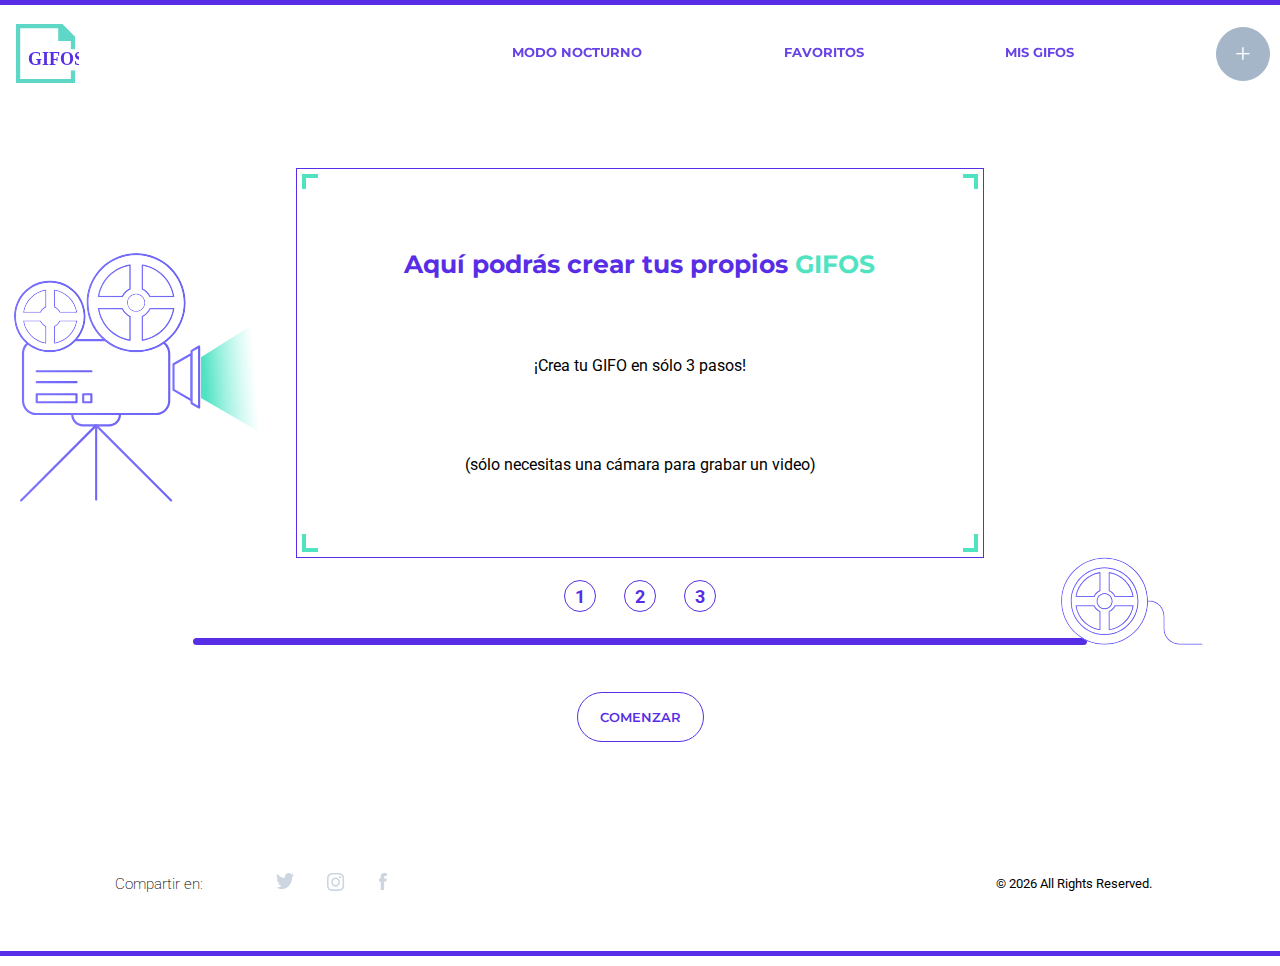
<file: crear_gifo.html>
<!DOCTYPE html>
<html lang="en">

<head>
    <meta charset="UTF-8">
    <meta name="viewport" content="width=device-width, initial-scale=1.0">
    <link rel="stylesheet" href="styles/css/crear_gifo.css">
    <title>Crea tus GiFOS</title>
</head>

<body id="body" onresize="cambioDesktop()">
    <header>
        <div class="bar"></div>
        <nav>
            <a class="link-home" href="index.html">
                <img id="home_logo" class="logo" src="assets/logo-desktop.svg" alt="Logo GIFOS">
            </a>
            <label>
                <img id="menu_ham" class="menu-burguer" src="assets/burger.svg" alt="Menú hamburguesa">
            </label>
            <ul id="menu" class="menu">
                <li><a class="item-menu" id="modo_nocturno" href="">Modo Nocturno</a></li>
                <li class="span-li"><span></span></li>
                <li><a class="item-menu" id="favoritos" href="favoritos.html">Favoritos</a></li>
                <li class="span-li"><span></span></li>
                <li><a class="item-menu" id="mis_gifos" href="misgifos.html">Mis GIFOS</a></li>
            </ul>
        </nav>
    </header>
    <main>
        <section class="display-section">
            <div class="camera-container">
                <div class="cintas-container">
                    <img id="cinta-animada1" src="assets/element_cinta1.svg" alt="Cinta 1">
                    <img id="cinta-animada2" src="assets/element_cinta2.svg" alt="Cinta 2">
                </div>
                <div class="camara-luz-container">
                    <div class="camera">
                        <img id="camara_img" src="assets/element-camara.svg" alt="Camara">
                    </div>
                    <div class="luz">
                        <img id="luz-animada" src="assets/element-luz-camara.svg" alt="Luz">
                    </div>
                </div>
            </div>
            <div class="number-container">
                <div class="video-container">
                    <div class="load-overlay">
                        <img src="assets/loader.svg" alt="Loader">
                        <h3>Estamos subiendo tu GIFO</h3>
                    </div>
                    <div class="checkload-overlay">
                        <div class="btn-load-container">
                            <button><img src="assets/icon-download.svg" alt="Download"></button>
                            <button><img src="assets/icon-link.svg" alt="Link"></button>
                        </div>
                        <img src="assets/check.svg" alt="Check">
                        <h3>GIFO subido con exito</h3>
                    </div>
                    <video id="video_gif" class="gif-recorder" src="#"></video>
                    <div class="create-gifo-container">
                        <div class="text-gifo-container active">
                            <h2>Aquí podrás crear tus propios <span>GIFOS</span></h2>
                            <p>¡Crea tu GIFO en sólo 3 pasos!</p>
                            <p>(sólo necesitas una cámara para grabar un video)</p>
                        </div>
                        <div class="text-gifo-container">
                            <h2>¿Nos das acceso a tu cámara?</h2>
                            <p>El acceso a tu cámara será válido sólo por el tiempo en el que estés creando el GIFO</p>
                        </div>
                    </div>
                </div>
                <div class="icon-numbers">
                    <h4 class="button-number">1</h4>
                    <h4 class="button-number">2</h4>
                    <h4 class="button-number">3</h4>
                    <h4 id="timer"></h4>
                    <h4 id="repeatGif">REPETIR CAPTURA</h4>
                </div>
                <div class="bottom-bar"></div>
            </div>
            <div class="cinta-container">
                <img id="rollo_pelicula" src="assets/pelicula.svg" alt="Pelicula">
            </div>
        </section>
        <section class="control-section">
            <button id="camera-iniciar">COMENZAR</button>
            <button id="camera-grabar">GRABAR</button>
            <button id="camera-finalizar">FINALIZAR</button>
            <button id="gif-upload">SUBIR GIFO</button>
        </section>
    </main>
    <footer>
        <section class="footer-container">
            <div class="share-container">
                <h3>Compartir en:</h3>
                <div class="icon-container">
                    <a href=""><img id="icon_tw" src="assets/icon-twitter.svg" alt="Twitter"></a>
                    <a href=""><img id="icon_in" src="assets/icon_instagram.svg" alt="Instagram"></a>
                    <a href=""><img id="icon_fb" src="assets/icon_facebook.svg" alt="Facebook"></a>
                </div>
            </div>
            <p id="copyright"></p>
        </section>
        <div class="bar"></div>
    </footer>
    <script src="https://www.WebRTC-Experiment.com/RecordRTC.js"></script>
    <script src="js/darkmode-app.js"></script>
    <script src="js/menu.js"></script>
    <script src="js/crear-gifo.js"></script>
    <script src="js/copyright-date.js"></script>
    <script src="js/footer.js"></script>

</body>

</html>
</file>
<file: styles/css/crear_gifo.css>
@import url("https://fonts.googleapis.com/css2?family=Roboto:wght@400;500;700;900&display=swap");
@import url("https://fonts.googleapis.com/css2?family=Montserrat:wght@300;400;500;600;700&display=swap");
* {
  margin: 0;
  padding: 0;
  -webkit-box-sizing: border-box;
          box-sizing: border-box;
}

.no-scroll {
  overflow: hidden;
}

/** NAVBAR **/
nav {
  display: -webkit-box;
  display: -ms-flexbox;
  display: flex;
  -webkit-box-pack: justify;
      -ms-flex-pack: justify;
          justify-content: space-between;
}

nav label {
  padding: 1em;
}

.menu-burguer {
  margin-top: 1.5em;
  margin-right: 1em;
  cursor: pointer;
}

.link-home {
  display: block;
  margin-left: 1em;
  margin-top: 1.2em;
}

.menu {
  display: none;
  position: fixed;
  z-index: 100;
  -webkit-box-orient: vertical;
  -webkit-box-direction: normal;
      -ms-flex-direction: column;
          flex-direction: column;
  width: 100%;
  height: 135vh;
  overflow: hidden;
  opacity: 90%;
  margin-top: 5em;
  padding-top: 2em;
  background-color: #572EE5;
}

body.dark .menu {
  background-color: #222326;
}

.menu li {
  list-style: none;
  text-align: center;
  width: 100%;
  height: 2em;
}

.menu li .item-menu {
  text-decoration: none;
  font-family: "Montserrat", sans-serif;
  color: #ffffff;
  font-size: 15px;
  font-weight: bold;
  line-height: 30px;
  display: block;
  -webkit-transition: 0.5s ease all;
  transition: 0.5s ease all;
}

.menu li .disabled {
  color: #9CAFC3;
  cursor: default;
}

.menu li span {
  border: 1px solid #ffffff;
  height: 0;
  width: 2.5em;
  display: block;
  margin-left: auto;
  margin-right: auto;
  margin-top: 1em;
  opacity: 0.5;
}

.bar {
  height: 5px;
  background-color: #572EE5;
  width: 100%;
  display: block;
}

@media (min-width: 650px) {
  .menu-burguer {
    display: none;
  }
  .menu {
    margin: 0;
    display: -webkit-box;
    display: -ms-flexbox;
    display: flex;
    -webkit-box-orient: horizontal;
    -webkit-box-direction: normal;
        -ms-flex-direction: row;
            flex-direction: row;
    position: relative;
    background-color: #ffffff;
    width: 60%;
    height: 50%;
    -webkit-box-sizing: border-box;
            box-sizing: border-box;
    z-index: 0;
    overflow: visible;
    -webkit-box-pack: justify;
        -ms-flex-pack: justify;
            justify-content: space-between;
  }
  body.dark .menu {
    background-color: #37383C;
  }
  .menu li {
    width: auto;
  }
  .menu li .item-menu {
    color: #572EE5;
    font-size: 13px;
    letter-spacing: 0;
    font-weight: 700;
    width: auto;
    height: 24px;
  }
  body.dark .menu li .item-menu {
    color: #ffffff;
  }
  .menu li .item-menu:hover {
    border-bottom: 3px solid #50E3C2;
  }
  .menu li .item-menu:active {
    color: #9CAFC3;
    border: none;
  }
  .menu li .disabled {
    color: #9CAFC3;
  }
  .menu li .disabled:hover {
    border-bottom: none;
  }
  .menu li .disabled:active {
    color: #572EE5;
  }
  .menu li .item-crear-gifo {
    text-decoration: none;
    display: -webkit-box;
    display: -ms-flexbox;
    display: flex;
    -webkit-box-pack: center;
        -ms-flex-pack: center;
            justify-content: center;
    -webkit-box-align: center;
        -ms-flex-align: center;
            align-items: center;
    height: 54px;
    width: 54px;
    border: 1px solid #572EE5;
    border-radius: 54px;
    margin-top: -10px;
    margin-right: 10px;
    text-align: center;
    font-size: 28px;
    font-weight: 300;
    line-height: 38px;
    color: #572EE5;
    -webkit-transition: 0.5s ease color;
    transition: 0.5s ease color;
  }
  body.dark .menu li .item-crear-gifo {
    border: 1px solid #ffffff;
    color: #ffffff;
  }
  .menu li .item-crear-gifo:hover {
    background-color: #572EE5;
    color: #ffffff;
  }
  body.dark .menu li .item-crear-gifo:hover {
    background-color: #ffffff;
    color: #572EE5;
  }
  .menu li .item-crear-gifo:active {
    background-color: #9CAFC3;
    border: 1px solid #9CAFC3;
  }
  .menu li .disabled-crear {
    background-color: #9CAFC3;
    border: 1px solid #9CAFC3;
    color: #ffffff;
  }
  .menu li .disabled-crear:hover {
    background-color: #9CAFC3;
    border: 1px solid #9CAFC3;
    color: #ffffff;
    cursor: default;
  }
  .menu li .disabled-crear:active {
    background-color: #9CAFC3;
    border: 1px solid #9CAFC3;
    color: #ffffff;
  }
  .menu .span-li {
    display: none;
  }
}

/** FOOTER **/
footer {
  display: block;
  width: 100%;
  height: 150px;
}

footer .footer-container {
  display: -webkit-box;
  display: -ms-flexbox;
  display: flex;
  -webkit-box-orient: vertical;
  -webkit-box-direction: normal;
      -ms-flex-direction: column;
          flex-direction: column;
  -ms-flex-pack: distribute;
      justify-content: space-around;
  -webkit-box-align: center;
      -ms-flex-align: center;
          align-items: center;
  width: 100%;
  height: 90%;
}

footer .footer-container .share-container {
  display: -webkit-box;
  display: -ms-flexbox;
  display: flex;
  -webkit-box-orient: vertical;
  -webkit-box-direction: normal;
      -ms-flex-direction: column;
          flex-direction: column;
  -webkit-box-pack: justify;
      -ms-flex-pack: justify;
          justify-content: space-between;
  -webkit-box-align: center;
      -ms-flex-align: center;
          align-items: center;
  width: 60%;
  height: 50%;
}

footer .footer-container .share-container h3 {
  font-family: "Roboto", sans-serif;
  font-size: 15px;
  color: #000000;
  letter-spacing: 0;
  font-weight: 200;
  text-align: center;
}

body.dark footer .footer-container .share-container h3 {
  color: #ffffff;
}

footer .footer-container .share-container .icon-container {
  display: -webkit-box;
  display: -ms-flexbox;
  display: flex;
  width: 50%;
  -ms-flex-pack: distribute;
      justify-content: space-around;
}

footer .footer-container p {
  font-family: "Roboto", sans-serif;
  font-size: 15px;
  color: #000000;
  letter-spacing: 0;
}

body.dark footer .footer-container p {
  color: #ffffff;
}

@media (min-width: 600px) {
  footer .footer-container {
    -webkit-box-orient: horizontal;
    -webkit-box-direction: normal;
        -ms-flex-direction: row;
            flex-direction: row;
    -webkit-box-pack: justify;
        -ms-flex-pack: justify;
            justify-content: space-between;
    width: 90%;
  }
  footer .footer-container .share-container {
    -webkit-box-orient: horizontal;
    -webkit-box-direction: normal;
        -ms-flex-direction: row;
            flex-direction: row;
    width: 25%;
    margin-left: 10%;
  }
  footer .footer-container p {
    font-size: 13px;
  }
}

/** CAMARA-SECTION **/
.display-section {
  margin-top: 5em;
  display: -ms-grid;
  display: grid;
  width: 100%;
  height: 450px;
  -ms-grid-columns: 1fr 2fr 1fr;
      grid-template-columns: 1fr 2fr 1fr;
  -ms-grid-rows: 1fr;
      grid-template-rows: 1fr;
}

.display-section .camera-container {
  -ms-grid-column: 1;
      grid-column-start: 1;
  grid-column-end: 2;
  display: -webkit-box;
  display: -ms-flexbox;
  display: flex;
  -webkit-box-orient: vertical;
  -webkit-box-direction: normal;
      -ms-flex-direction: column;
          flex-direction: column;
  -webkit-box-align: center;
      -ms-flex-align: center;
          align-items: center;
  -webkit-box-pack: center;
      -ms-flex-pack: center;
          justify-content: center;
  height: 100%;
}

.display-section .camera-container .cintas-container {
  width: 100%;
  display: -webkit-box;
  display: -ms-flexbox;
  display: flex;
  -webkit-box-pack: center;
      -ms-flex-pack: center;
          justify-content: center;
  -webkit-box-align: baseline;
      -ms-flex-align: baseline;
          align-items: baseline;
  position: absolute;
  margin-top: -15em;
  margin-left: -6em;
}

.display-section .camera-container .cintas-container .cinta-animada1 {
  -webkit-animation: rotation 2s infinite linear;
          animation: rotation 2s infinite linear;
}

.display-section .camera-container .cintas-container .cinta-animada2 {
  -webkit-animation: reverse-rotation 2s infinite linear;
          animation: reverse-rotation 2s infinite linear;
}

.display-section .camera-container .camara-luz-container {
  width: 100%;
  display: -webkit-box;
  display: -ms-flexbox;
  display: flex;
  -webkit-box-align: center;
      -ms-flex-align: center;
          align-items: center;
  -webkit-box-pack: center;
      -ms-flex-pack: center;
          justify-content: center;
}

.display-section .camera-container .camara-luz-container .camera {
  -ms-flex-item-align: end;
      align-self: flex-end;
}

.display-section .camera-container .camara-luz-container .luz {
  -ms-flex-item-align: start;
      align-self: flex-start;
}

.display-section .camera-container .camara-luz-container .luz img {
  margin-top: -1.5em;
}

.display-section .camera-container .camara-luz-container .luz .luz-animada {
  -webkit-animation: opacity-animation 0.1s infinite linear;
          animation: opacity-animation 0.1s infinite linear;
}

.display-section .number-container {
  -ms-grid-column: 2;
      grid-column-start: 2;
  grid-column-end: 3;
  width: 100%;
  height: 100%;
  display: -webkit-box;
  display: -ms-flexbox;
  display: flex;
  -webkit-box-orient: vertical;
  -webkit-box-direction: normal;
      -ms-flex-direction: column;
          flex-direction: column;
  -webkit-box-align: center;
      -ms-flex-align: center;
          align-items: center;
}

.display-section .number-container .video-container {
  display: -webkit-box;
  display: -ms-flexbox;
  display: flex;
  -webkit-box-orient: vertical;
  -webkit-box-direction: normal;
      -ms-flex-direction: column;
          flex-direction: column;
  -webkit-box-pack: center;
      -ms-flex-pack: center;
          justify-content: center;
  -webkit-box-align: center;
      -ms-flex-align: center;
          align-items: center;
  width: 688px;
  height: 390px;
  border: 1px solid #572EE5;
}

.display-section .number-container .video-container .load-overlay {
  display: none;
  height: 320px;
  width: 480px;
  background: rgba(87, 46, 229, 0.6);
  -webkit-box-orient: vertical;
  -webkit-box-direction: normal;
      -ms-flex-direction: column;
          flex-direction: column;
  -ms-flex-line-pack: center;
      align-content: center;
  -webkit-box-pack: center;
      -ms-flex-pack: center;
          justify-content: center;
  position: absolute;
  z-index: 100;
}

.display-section .number-container .video-container .load-overlay img {
  -webkit-animation: rotation 2s infinite linear;
          animation: rotation 2s infinite linear;
}

.display-section .number-container .video-container .load-overlay h3 {
  text-align: center;
  font-family: "Montserrat", sans-serif;
  color: #ffffff;
  font-size: 15px;
  font-weight: bold;
}

.display-section .number-container .video-container .checkload-overlay {
  display: none;
  height: 320px;
  width: 480px;
  background: rgba(87, 46, 229, 0.6);
  -webkit-box-orient: vertical;
  -webkit-box-direction: normal;
      -ms-flex-direction: column;
          flex-direction: column;
  -ms-flex-line-pack: center;
      align-content: center;
  -webkit-box-pack: center;
      -ms-flex-pack: center;
          justify-content: center;
  position: absolute;
  z-index: 100;
}

.display-section .number-container .video-container .checkload-overlay .btn-load-container {
  display: -webkit-box;
  display: -ms-flexbox;
  display: flex;
  -webkit-box-pack: end;
      -ms-flex-pack: end;
          justify-content: flex-end;
  -webkit-box-align: center;
      -ms-flex-align: center;
          align-items: center;
  margin-top: 1em;
  margin-right: 1em;
  position: absolute;
  top: 0;
  right: 0;
}

.display-section .number-container .video-container .checkload-overlay .btn-load-container button {
  height: 32px;
  width: 32px;
  border-radius: 6px;
  opacity: 0.7;
  border: none;
  margin: 5px;
  cursor: pointer;
  -webkit-transition: 0.5s ease opacity;
  transition: 0.5s ease opacity;
}

.display-section .number-container .video-container .checkload-overlay .btn-load-container button:hover {
  opacity: 1;
}

.display-section .number-container .video-container .checkload-overlay h3 {
  text-align: center;
  font-family: "Montserrat", sans-serif;
  color: #ffffff;
  font-size: 15px;
  font-weight: bold;
}

.display-section .number-container .video-container .gif.recorder {
  -webkit-box-sizing: border-box;
          box-sizing: border-box;
  display: block;
  width: 100%;
  height: 100%;
}

.display-section .number-container .video-container .create-gifo-container {
  margin-top: -9.4em;
  height: 370px;
  width: 668px;
  position: relative;
  -webkit-box-shadow: 0 0 0 4px #ffffff inset;
          box-shadow: 0 0 0 4px #ffffff inset;
  background-color: #ffffff;
}

body.dark .display-section .number-container .video-container .create-gifo-container {
  -webkit-box-shadow: 0 0 0 4px #37383C inset;
          box-shadow: 0 0 0 4px #37383C inset;
  background-color: #37383C;
}

.display-section .number-container .video-container .create-gifo-container::after {
  content: "";
  height: 378px;
  width: 676px;
  position: absolute;
  top: -4px;
  left: -4px;
  z-index: -1;
  background-image: linear-gradient(to left, transparent 15px, white 15px, white 660px, transparent 660px), linear-gradient(#50E3C2 15px, transparent 15px, transparent 360px, #50E3C2 360px);
}

body.dark .display-section .number-container .video-container .create-gifo-container::after {
  background-image: linear-gradient(to left, transparent 15px, #37383C 15px, #37383C 660px, transparent 660px), linear-gradient(#50E3C2 15px, transparent 15px, transparent 360px, #50E3C2 360px);
}

.display-section .number-container .video-container .create-gifo-container .text-gifo-container {
  display: none;
  height: 100%;
  -webkit-box-orient: vertical;
  -webkit-box-direction: normal;
      -ms-flex-direction: column;
          flex-direction: column;
  -webkit-box-align: center;
      -ms-flex-align: center;
          align-items: center;
  -webkit-box-pack: space-evenly;
      -ms-flex-pack: space-evenly;
          justify-content: space-evenly;
}

.display-section .number-container .video-container .create-gifo-container .text-gifo-container h2 {
  width: 85%;
  font-family: "Montserrat", sans-serif;
  color: #572EE5;
  text-align: center;
  font-size: 25px;
  line-height: 35px;
  font-weight: bold;
}

body.dark .display-section .number-container .video-container .create-gifo-container .text-gifo-container h2 {
  color: #ffffff;
}

.display-section .number-container .video-container .create-gifo-container .text-gifo-container h2 span {
  color: #50E3C2;
}

.display-section .number-container .video-container .create-gifo-container .text-gifo-container p {
  font-family: "Roboto", sans-serif;
  font-size: 16px;
  text-align: center;
  line-height: 29px;
}

body.dark .display-section .number-container .video-container .create-gifo-container .text-gifo-container p {
  color: #ffffff;
}

.display-section .number-container .video-container .create-gifo-container .active {
  display: -webkit-box;
  display: -ms-flexbox;
  display: flex;
}

.display-section .number-container .video-container .no-visible {
  display: none;
  visibility: hidden;
}

.display-section .number-container .icon-numbers {
  height: 3em;
  display: -webkit-box;
  display: -ms-flexbox;
  display: flex;
  width: 30%;
  -webkit-box-align: center;
      -ms-flex-align: center;
          align-items: center;
  -webkit-box-pack: space-evenly;
      -ms-flex-pack: space-evenly;
          justify-content: space-evenly;
}

.display-section .number-container .icon-numbers .button-number {
  display: block;
  font-family: "Roboto", sans-serif;
  font-size: 18px;
  color: #572EE5;
  text-align: center;
  border: 1px solid #572EE5;
  height: 32px;
  width: 32px;
  border-radius: 32px;
  font-weight: medium;
  line-height: 32px;
  margin-top: 3.5em;
  margin-bottom: 2em;
}

body.dark .display-section .number-container .icon-numbers .button-number {
  border: 1px solid #ffffff;
  color: #ffffff;
}

.display-section .number-container .icon-numbers .button-act {
  background-color: #572EE5;
  color: #ffffff;
}

.display-section .number-container .icon-numbers #timer {
  display: none;
  font-family: "Roboto", sans-serif;
  color: #572EE5;
  font-size: 15px;
  letter-spacing: 0;
  text-align: center;
  line-height: 22px;
  -ms-flex-item-align: end;
      align-self: flex-end;
  position: absolute;
  right: 23em;
}

body.dark .display-section .number-container .icon-numbers #timer {
  color: #ffffff;
}

.display-section .number-container .icon-numbers #repeatGif {
  display: none;
  font-family: "Roboto", sans-serif;
  color: #572EE5;
  font-size: 15px;
  letter-spacing: 0;
  text-align: center;
  line-height: 22px;
  -ms-flex-item-align: end;
      align-self: flex-end;
  position: absolute;
  right: 23em;
  text-decoration: none;
  cursor: pointer;
}

body.dark .display-section .number-container .icon-numbers #repeatGif {
  color: #ffffff;
}

.display-section .number-container .icon-numbers #repeatGif:hover {
  border-bottom: 3px solid #50E3C2;
}

.display-section .number-container .icon-numbers #repeatGif:active {
  color: #9CAFC3;
  border: none;
}

.display-section .number-container .bottom-bar {
  margin: 2em;
  height: 7px;
  width: 130%;
  background-color: #572EE5;
  display: block;
  border-radius: 7px;
}

.display-section .cinta-container {
  display: -webkit-box;
  display: -ms-flexbox;
  display: flex;
  -webkit-box-pack: center;
      -ms-flex-pack: center;
          justify-content: center;
  -webkit-box-align: end;
      -ms-flex-align: end;
          align-items: flex-end;
}

.display-section .cinta-container img {
  position: relative;
  margin-bottom: 2em;
}

.display-section .cinta-container {
  -ms-grid-column: 3;
      grid-column-start: 3;
  grid-column-end: 4;
}

.control-section {
  display: -webkit-box;
  display: -ms-flexbox;
  display: flex;
  width: 100%;
  height: 22vh;
  -webkit-box-align: center;
      -ms-flex-align: center;
          align-items: center;
  -webkit-box-pack: center;
      -ms-flex-pack: center;
          justify-content: center;
}

.control-section button {
  display: block;
  height: 50px;
  width: 127px;
  border: 1px solid #572EE5;
  border-radius: 25px 25px;
  background-color: #ffffff;
  color: #572EE5;
  font-family: "Montserrat", sans-serif;
  font-size: 13px;
  letter-spacing: 0;
  text-align: center;
  font-weight: 600;
  -webkit-transition: 0.5s ease all;
  transition: 0.5s ease all;
  cursor: pointer;
}

body.dark .control-section button {
  background-color: #37383C;
  border: 1px solid #ffffff;
  color: #ffffff;
}

.control-section button:hover {
  background-color: #572EE5;
  color: #ffffff;
}

body.dark .control-section button:hover {
  border: 1px solid #572EE5;
  background-color: #ffffff;
  color: #572EE5;
}

.control-section #camera-grabar {
  display: none;
}

.control-section #camera-finalizar {
  display: none;
}

.control-section #gif-upload {
  display: none;
}

@-webkit-keyframes rotation {
  0% {
    -webkit-transform: rotate(0deg);
            transform: rotate(0deg);
  }
  100% {
    -webkit-transform: rotate(359deg);
            transform: rotate(359deg);
  }
}

@keyframes rotation {
  0% {
    -webkit-transform: rotate(0deg);
            transform: rotate(0deg);
  }
  100% {
    -webkit-transform: rotate(359deg);
            transform: rotate(359deg);
  }
}

@-webkit-keyframes reverse-rotation {
  0% {
    -webkit-transform: rotate(359deg);
            transform: rotate(359deg);
  }
  100% {
    -webkit-transform: rotate(0deg);
            transform: rotate(0deg);
  }
}

@keyframes reverse-rotation {
  0% {
    -webkit-transform: rotate(359deg);
            transform: rotate(359deg);
  }
  100% {
    -webkit-transform: rotate(0deg);
            transform: rotate(0deg);
  }
}

@-webkit-keyframes opacity-animation {
  0% {
    opacity: 1;
  }
  100% {
    opacity: 0;
  }
}

@keyframes opacity-animation {
  0% {
    opacity: 1;
  }
  100% {
    opacity: 0;
  }
}

body {
  -webkit-transition: 0.3s ease all;
  transition: 0.3s ease all;
}

body.dark {
  background-color: #37383C;
}
</file>
